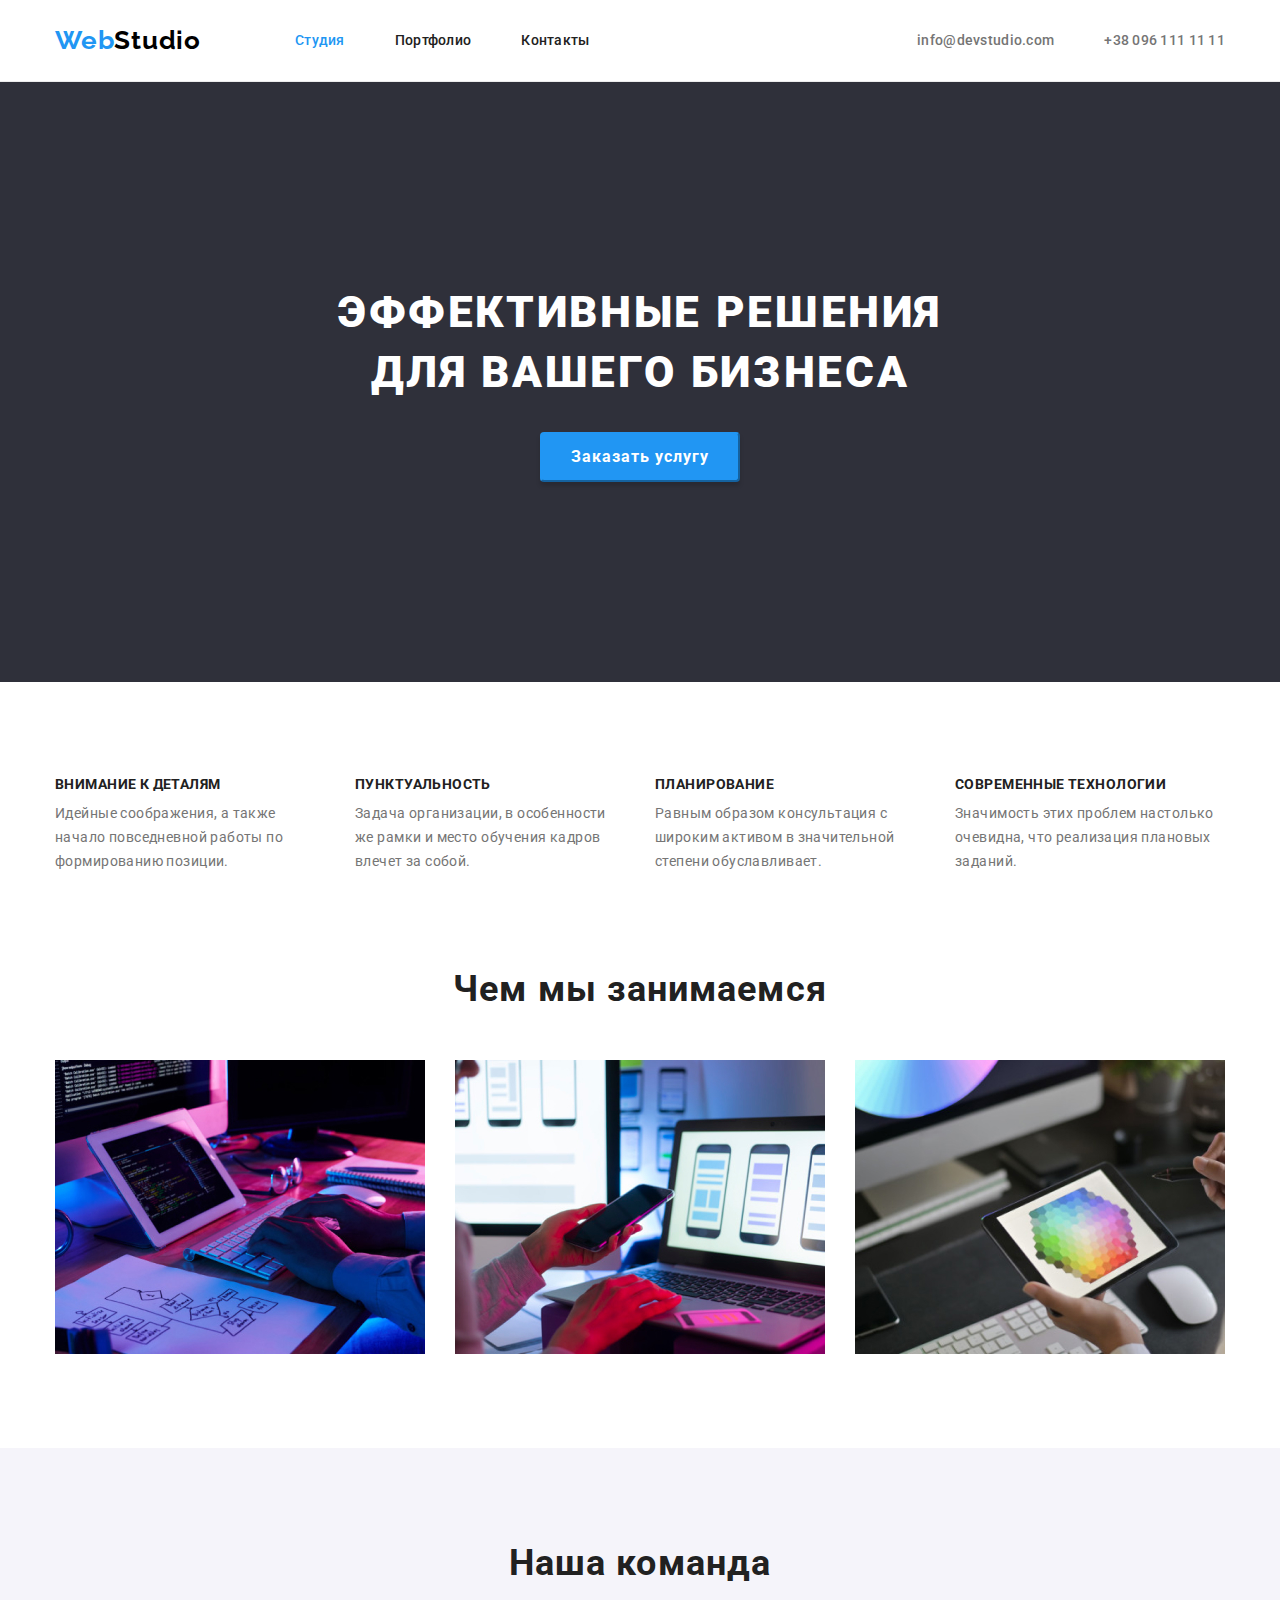
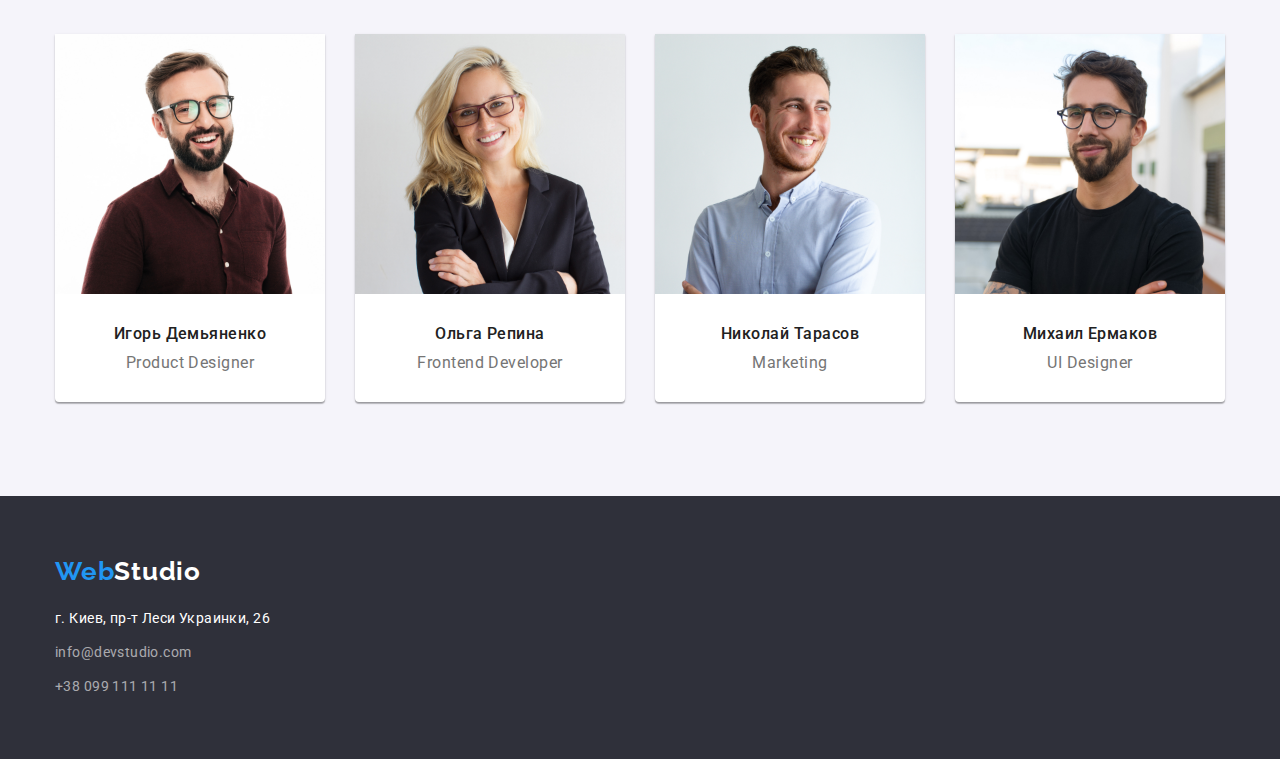
<file: index.html>
<!DOCTYPE html>
<html lang="ru">
  <head>
    <meta charset="UTF-8" />
    <meta name="viewport" content="width=device-width, initial-scale=1.0" />
    <title lang="en">WebStudio</title>
    <link
      rel="stylesheet"
      href="https://cdnjs.cloudflare.com/ajax/libs/modern-normalize/1.0.0/modern-normalize.css"
    />
    <link
      href="https://fonts.googleapis.com/css2?family=Raleway:wght@700;900&family=Roboto:wght@400;500;700&display=swap"
      rel="stylesheet"
    />
    <link rel="stylesheet" href="./css/styles.css" />
  </head>

  <body>
    <!-- HEADER -->
    <header class="header">
      <div class="container">
        <nav class="navigation">
          <a class="logo-dark link" href="./index.html" lang="en"
            ><span class="logo-part link">Web</span>Studio</a
          >
          <ul class="list">
            <li class="navigation-item">
              <a class="list-item link current" href="./index.html">Студия</a>
            </li>
            <li class="navigation-item">
              <a class="list-item link" href="./portfolio.html">Портфолио</a>
            </li>
            <li class="navigation-item">
              <a class="list-item link" href="">Контакты</a>
            </li>
          </ul>
        </nav>

        <address class="address">
          <ul class="list">
            <li class="address-item">
              <a
                class="list-item link header-contacts"
                href="mailto:info@devstudio.com"
                >info@devstudio.com</a
              >
            </li>
            <li class="address-item">
              <a class="list-item link header-contacts" href="tel:+380961111111"
                >+38 096 111 11 11</a
              >
            </li>
          </ul>
        </address>
      </div>
    </header>

    <main>
      <!-- HERO -->
      <section class="hero">
        <h1 class="hero-title">Эффективные решения для вашего бизнеса</h1>
        <button class="hero-btn" type="button">Заказать услугу</button>
      </section>

      <!-- Advantages -->
      <section class="advantages">
        <div class="container">
          <h2 class="visually-hidden">Преимущества</h2>
          <ul class="advantages-list list">
            <li class="advantages-list-item">
              <h3 class="advantages-title">Внимание к деталям</h3>
              <p class="advantages-descriprion">
                Идейные соображения, а также начало повседневной работы по
                формированию позиции.
              </p>
            </li>
            <li class="advantages-list-item">
              <h3 class="advantages-title">Пунктуальность</h3>
              <p class="advantages-descriprion">
                Задача организации, в особенности же рамки и место обучения
                кадров влечет за собой.
              </p>
            </li>
            <li class="advantages-list-item">
              <h3 class="advantages-title">Планирование</h3>
              <p class="advantages-descriprion">
                Равным образом консультация с широким активом в значительной
                степени обуславливает.
              </p>
            </li>
            <li class="advantages-list-item">
              <h3 class="advantages-title">Современные технологии</h3>
              <p class="advantages-descriprion">
                Значимость этих проблем настолько очевидна, что реализация
                плановых заданий.
              </p>
            </li>
          </ul>
        </div>
      </section>

      <!-- What we do (skills) -->

      <section class="skills">
        <div class="container">
          <h2 class="title-skills">Чем мы занимаемся</h2>
          <ul class="skills-list list">
            <li>
              <img
                src="./images/whatwedo/img-1.jpg"
                alt="человек печатает на клавиатуре"
                width="370"
                height="294"
              />
            </li>
            <li>
              <img
                src="./images/whatwedo/img-2.jpg"
                alt="человек держит смартфон в руке"
                width="370"
                height="294"
              />
            </li>
            <li>
              <img
                src="./images/whatwedo/img-3.jpg"
                alt="человек держит планшет в руке"
                width="370"
                height="294"
              />
            </li>
          </ul>
        </div>
      </section>

      <!-- TEAM -->

      <section class="team">
        <div class="container">
          <h2 class="title-team">Наша команда</h2>
          <ul class="team-list list">
            <li class="team-card">
              <img
                class="team-img"
                src="./images/team/igor.jpg"
                alt="фотография Игоря"
                width="270"
                height="260"
              />
              <h3 class="team-name">Игорь Демьяненко</h3>
              <p class="team-position" lang="en">Product Designer</p>
            </li>
            <li class="team-card">
              <img
                class="team-img"
                src="./images/team/olga.jpg"
                alt="фотография Ольги"
                width="270"
                height="260"
              />
              <h3 class="team-name">Ольга Репина</h3>
              <p class="team-position" lang="en">Frontend Developer</p>
            </li>
            <li class="team-card">
              <img
                class="team-img"
                src="./images/team/nick.jpg"
                alt="фотография Николая"
                width="270"
                height="260"
              />
              <h3 class="team-name">Николай Тарасов</h3>
              <p class="team-position" lang="en">Marketing</p>
            </li>
            <li class="team-card">
              <img
                class="team-img"
                src="./images/team/michael.jpg"
                alt="фотография Михаила"
                width="270"
                height="260"
              />
              <h3 class="team-name">Михаил Ермаков</h3>
              <p class="team-position" lang="en">UI Designer</p>
            </li>
          </ul>
        </div>
      </section>
    </main>

    <!-- FOOTER -->

    <footer class="footer">
      <div class="container">
        <a class="logo-light link" href="./index.html" lang="en"
          ><span class="logo-part">Web</span>Studio</a
        >
        <address>
          <ul class="list">
            <li class="footer-contacts-all">
              <a
                class="list-item footer-address link"
                href="https://goo.gl/maps/8cTU2UBi5CR6P7U19"
                target="_blank"
                >г. Киев, пр-т Леси Украинки, 26</a
              >
            </li>
            <li class="footer-contacts-all">
              <a
                class="list-item footer-contacts link"
                href="mailto:info@devstudio.com"
                >info@devstudio.com</a
              >
            </li>
            <li class="footer-contacts-all">
              <a class="list-item footer-contacts link" href="tel:+380991111111"
                >+38 099 111 11 11</a
              >
            </li>
          </ul>
        </address>
      </div>
    </footer>
  </body>
</html>
</file>
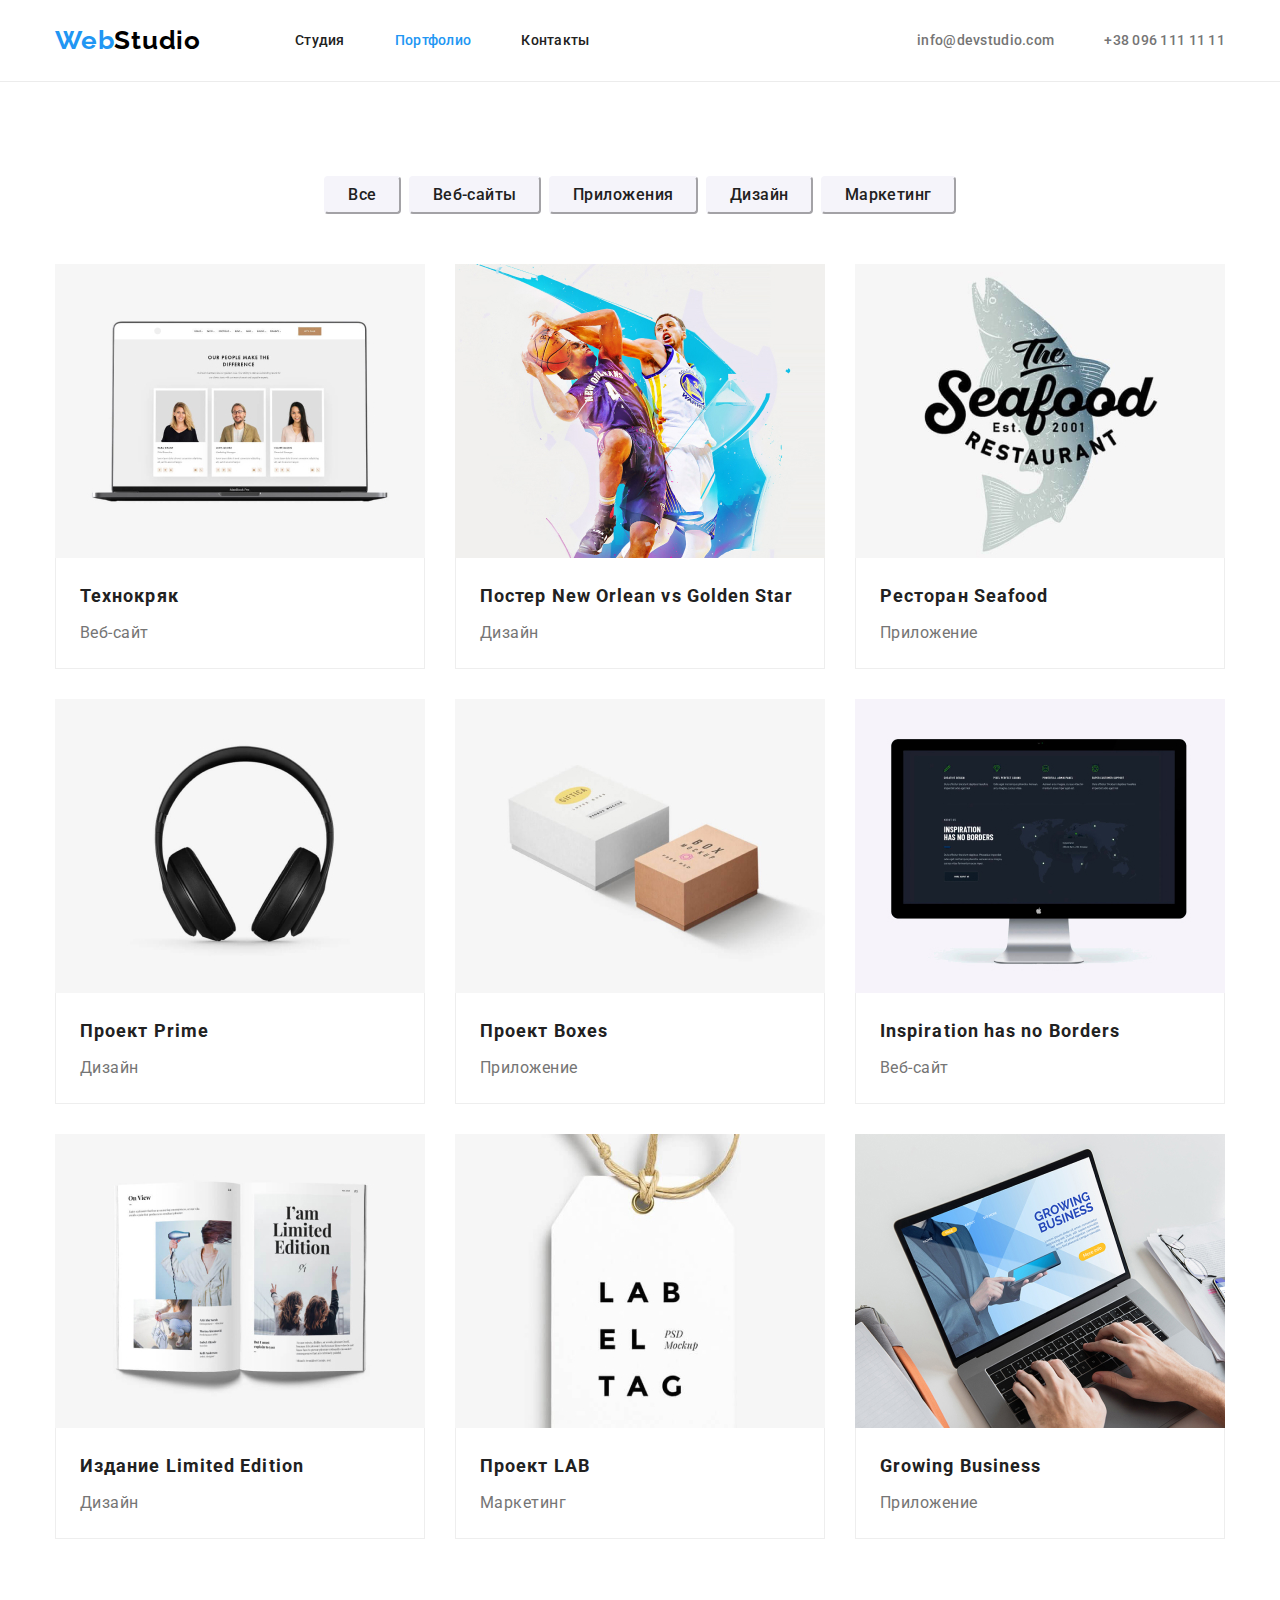
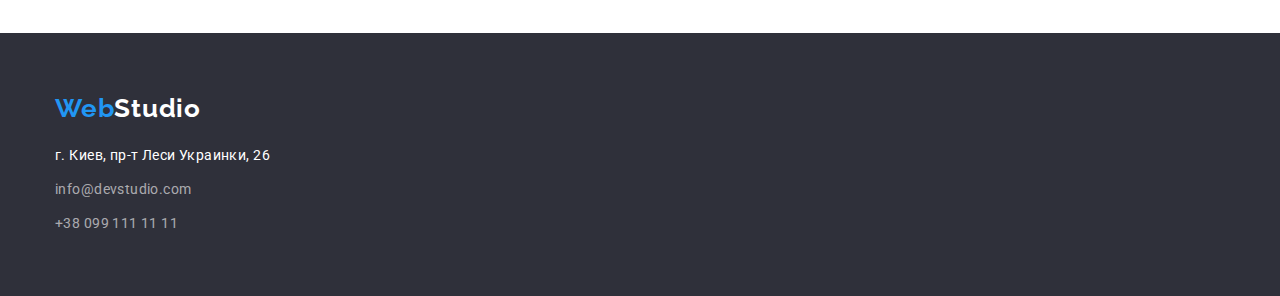
<file: portfolio.html>
<!DOCTYPE html>
<html lang="ru">
  <head>
    <meta charset="UTF-8" />
    <meta name="viewport" content="width=device-width, initial-scale=1.0" />
    <title lang="en">WebStudio</title>
    <link
      rel="stylesheet"
      href="https://cdnjs.cloudflare.com/ajax/libs/modern-normalize/1.0.0/modern-normalize.css"
    />
    <link
      href="https://fonts.googleapis.com/css2?family=Raleway:wght@700;900&family=Roboto:wght@400;500;700&display=swap"
      rel="stylesheet"
    />
    <link rel="stylesheet" href="./css/styles.css" />
  </head>

  <body>
    <!-- HEADER -->
    <header class="header">
      <div class="container">
        <nav class="navigation">
          <a class="logo-dark link" href="./index.html" lang="en"
            ><span class="logo-part link">Web</span>Studio</a
          >
          <ul class="list">
            <li class="navigation-item">
              <a class="list-item link" href="./index.html">Студия</a>
            </li>
            <li class="navigation-item">
              <a class="list-item link current" href="./portfolio.html"
                >Портфолио</a
              >
            </li>
            <li class="navigation-item">
              <a class="list-item link" href="">Контакты</a>
            </li>
          </ul>
        </nav>

        <address class="address">
          <ul class="list">
            <li class="address-item">
              <a
                class="list-item link header-contacts"
                href="mailto:info@devstudio.com"
                >info@devstudio.com</a
              >
            </li>
            <li class="address-item">
              <a class="list-item link header-contacts" href="tel:+380961111111"
                >+38 096 111 11 11</a
              >
            </li>
          </ul>
        </address>
      </div>
    </header>

    <main>
      <!-- PORTFOLIO -->
      <section class="portfolio">
        <div class="container">
          <h1 hidden>Портфолио</h1>
          <ul class="porfolio-btn-list list">
            <li class="potfolio-btn-item">
              <button class="choice-btn" type="button">Все</button>
            </li>
            <li class="potfolio-btn-item">
              <button class="choice-btn" type="button">Веб-сайты</button>
            </li>
            <li class="potfolio-btn-item">
              <button class="choice-btn" type="button">Приложения</button>
            </li>
            <li class="potfolio-btn-item">
              <button class="choice-btn" type="button">Дизайн</button>
            </li>
            <li class="potfolio-btn-item">
              <button class="choice-btn" type="button">Маркетинг</button>
            </li>
          </ul>

          <ul class="portfolio-list list">
            <li class="portfolio-list-item">
              <img
                class="portfolio-img"
                src="./images/portfolio/technokryak.jpg"
                alt="открытый ноутбук"
                width="370"
                height="294"
              />
              <div class="portfolio-img-bottom">
                <h2 class="portfolio-title">Технокряк</h2>
                <p class="portfolio-description">Веб-сайт</p>
              </div>
            </li>
            <li class="portfolio-list-item">
              <img
                class="portfolio-img"
                src="./images/portfolio/poster.jpg"
                alt="два баскетболиста с мячом"
                width="370"
                height="294"
              />
              <div class="portfolio-img-bottom">
                <h2 class="portfolio-title">
                  Постер <span lang="en">New Orlean vs Golden Star</span>
                </h2>
                <p class="portfolio-description">Дизайн</p>
              </div>
            </li>
            <li class="portfolio-list-item">
              <img
                class="portfolio-img"
                src="./images/portfolio/seafood.jpg"
                alt="логотип с рыбой на заднем фоне"
                width="370"
                height="294"
              />
              <div class="portfolio-img-bottom">
                <h2 class="portfolio-title">
                  Ресторан <span lang="ru">Seafood</span>
                </h2>
                <p class="portfolio-description">Приложение</p>
              </div>
            </li>
            <li class="portfolio-list-item">
              <img
                class="portfolio-img"
                src="./images/portfolio/prime.jpg"
                alt="наушники"
                width="370"
                height="294"
              />
              <div class="portfolio-img-bottom">
                <h2 class="portfolio-title">
                  Проект <span lang="en">Prime</span>
                </h2>
                <p class="portfolio-description">Дизайн</p>
              </div>
            </li>
            <li class="portfolio-list-item">
              <img
                class="portfolio-img"
                src="./images/portfolio/boxes.jpg"
                alt="две коробки"
                width="370"
                height="294"
              />
              <div class="portfolio-img-bottom">
                <h2 class="portfolio-title">
                  Проект <span lang="en">Boxes</span>
                </h2>
                <p class="portfolio-description">Приложение</p>
              </div>
            </li>
            <li class="portfolio-list-item">
              <img
                class="portfolio-img"
                src="./images/portfolio/inspiration.jpg"
                alt="монитор"
                width="370"
                height="294"
              />
              <div class="portfolio-img-bottom">
                <h2 lang="en" class="portfolio-title">
                  Inspiration has no Borders
                </h2>
                <p class="portfolio-description">Веб-сайт</p>
              </div>
            </li>
            <li class="portfolio-list-item">
              <img
                class="portfolio-img"
                src="./images/portfolio/limited.jpg"
                alt="открытый журнал"
                width="370"
                height="294"
              />
              <div class="portfolio-img-bottom">
                <h2 class="portfolio-title">
                  Издание <span lang="en">Limited Edition</span>
                </h2>
                <p class="portfolio-description">Дизайн</p>
              </div>
            </li>
            <li class="portfolio-list-item">
              <img
                class="portfolio-img"
                src="./images/portfolio/LAB.jpg"
                alt="этикетка"
                width="370"
                height="294"
              />
              <div class="portfolio-img-bottom">
                <h2 class="portfolio-title">
                  Проект <span lang="en">LAB</span>
                </h2>
                <p class="portfolio-description">Маркетинг</p>
              </div>
            </li>
            <li class="portfolio-list-item">
              <img
                class="portfolio-img"
                src="./images/portfolio/growing-business.jpg"
                alt="руки на ноутбуке"
                width="370"
                height="294"
              />
              <div class="portfolio-img-bottom">
                <h2 class="portfolio-title" lang="en">Growing Business</h2>
                <p class="portfolio-description">Приложение</p>
              </div>
            </li>
          </ul>
        </div>
      </section>
    </main>

    <!--FOOTER-->
    <footer class="footer">
      <div class="container">
        <a class="logo-light link" href="./index.html" lang="en"
          ><span class="logo-part">Web</span>Studio</a
        >
        <address>
          <ul class="list">
            <li class="footer-contacts-all">
              <a
                class="list-item footer-address link"
                href="https://goo.gl/maps/8cTU2UBi5CR6P7U19"
                target="_blank"
                >г. Киев, пр-т Леси Украинки, 26</a
              >
            </li>
            <li class="footer-contacts-all">
              <a
                class="list-item footer-contacts link"
                href="mailto:info@devstudio.com"
                >info@devstudio.com</a
              >
            </li>
            <li class="footer-contacts-all">
              <a class="list-item footer-contacts link" href="tel:+380991111111"
                >+38 099 111 11 11</a
              >
            </li>
          </ul>
        </address>
      </div>
    </footer>
  </body>
</html>
</file>
<file: css/styles.css>
:root {
  --main-font: Roboto, sans-serif;
  --secondary-font: Raleway, sans-serif;
  --accent-color: #2196f3;
  --main-descriprion-color: #757575;
  --main-title-color: #212121;
}

*,
*::before,
*::after {
  margin: 0;
  padding: 0;
}

body {
  font-family: var(--main-font);
  font-style: normal;
}

img {
  display: block;
  max-width: 100%;
  height: auto;
}


.visually-hidden {
  position: absolute;
  width: 1px;
  height: 1px;
  margin: -1px;
  border: 0;
  padding: 0;
  clip: rect(0 0 0 0);
  overflow: hidden;
}

.container {
  width: 1200px;
  padding: 0 15px;
  margin: 0 auto;
}

.list {
  list-style: none;
}

.link {
  text-decoration: none;
}

/* =======HEADER====== */

.header {
  padding: 25px 0;
  border-bottom: 1px solid #ececec;
}

.header .container {
  display: flex;
  align-items: center;
}

.navigation {
  display: flex;
  align-items: center;
}

.navigation .list {
  display: flex;
}

.address .list {
  display: flex;
}

.navigation-item .list-item,
.address-item .list-item {
  padding-top: 32px;
  padding-bottom: 32px;
}

.logo-dark {
  font-family: var(--secondary-font);
  font-weight: 700;
  font-size: 26px;
  line-height: 1.192;
  letter-spacing: 0.03em;
  color: #000000;
  display: block;
  margin-right: 94px;
}

.logo-part {
  color: var(--accent-color);
}

.list-item {
  font-weight: 500;
  font-size: 14px;
  line-height: 1.143;
  letter-spacing: 0.02em;
  color: var(--main-title-color);
  font-style: normal;
}

.navigation-item:not(:last-child) {
  margin-right: 50px;
}

.header .address {
  margin-left: auto;
}

.address-item:not(:last-child) {
  margin-right: 50px;
}

.list-item:hover,
.list-item:focus,
.list-item:active,
.current {
  color: var(--accent-color);
}



.header-contacts {
  color: var(--main-descriprion-color);
}




/* =======END HEADER====== */

/* ======HERO====== */

.hero {
  padding-top: 200px;
  padding-bottom: 200px;
  background-color: #2f303a;
  text-align: center;
}

.hero-title {
  font-weight: 900;
  font-size: 44px;
  line-height: 1.367;
  letter-spacing: 0.06em;
  text-transform: uppercase;
  color: #ffffff;
  width: 696px;

  margin: 0 auto 30px;
}

.hero-btn {
  display: inline-block;
  font-weight: 700;
  font-size: 16px;
  line-height: 1.875;
  letter-spacing: 0.06em;
  background: var(--accent-color);
  color: #ffffff;

  min-width: 200px;
  height: 50px;
  border-radius: 4px;
  border-color: var(--accent-color);
  box-shadow: 0px 4px 4px rgba(0, 0, 0, 0.15);
}

/* ======END HERO====== */

/* ======ADVANTAGES====== */

.advantages {
  padding-top: 94px;
  padding-bottom: 94px;
}
.advantages-list {
  display: flex;
  justify-content: space-between;
}

.advantages-list-item {
  width: 270px;
}

.advantages-title {
  font-weight: 700;
  font-size: 14px;
  line-height: 1.143;
  letter-spacing: 0.03em;
  text-transform: uppercase;
  color: var(--main-title-color);

  margin-bottom: 10px;
}

.advantages-descriprion {
  font-weight: 400;
  font-size: 14px;
  line-height: 1.714;
  letter-spacing: 0.03em;
  color: var(--main-descriprion-color);
}

/* ======END ADVANTAGES====== */

/* ======WHAT WE DO====== */

.skills {
  padding-bottom: 94px;
}

.skills-list {
  display: flex;
  justify-content: space-between;
}

.title-skills {
  font-weight: 700;
  font-size: 36px;
  line-height: 1.167;
  text-align: center;
  letter-spacing: 0.03em;
  color: var(--main-title-color);

  margin-bottom: 50px;
}

/* ======END WHAT WE DO====== */

/* ======TEAM====== */

.team-list {
  display: flex;
  justify-content: space-between;
}

.team {
  padding-top: 94px;
  padding-bottom: 94px;
  background: #f5f4fa;
}
.title-team {
  font-family: var(--main-font);
  font-weight: 700;
  font-size: 36px;
  line-height: 1.167;
  text-align: center;
  letter-spacing: 0.03em;
  color: var(--main-title-color);

  margin-bottom: 50px;
}

.team-img {
  margin-bottom: 30px;
}

.team-card {
  background: #ffffff;
  box-shadow: 0px 1px 3px rgba(0, 0, 0, 0.12), 0px 1px 1px rgba(0, 0, 0, 0.14),
    0px 2px 1px rgba(0, 0, 0, 0.2);
  border-radius: 0px 0px 4px 4px;
  padding-bottom: 30px;
}

.team-name {
  font-weight: 500;
  font-size: 16px;
  line-height: 1.188;
  letter-spacing: 0.03em;
  color: var(--main-title-color);
  text-align: center;

  margin-bottom: 10px;
}

.team-position {
  font-weight: 400;
  font-size: 16px;
  line-height: 1.188;
  letter-spacing: 0.03em;
  color: var(--main-descriprion-color);
  text-align: center;
}
/* ======END TEAM====== */

/* ======FOOTER====== */

.footer {
  padding-top: 60px;
  padding-bottom: 60px;
  background: #2f303a;

  margin: 0 auto;
}

.logo-light {
  display: block;
  font-family: var(--secondary-font);
  font-weight: 700;
  font-size: 26px;
  line-height: 1.192;
  letter-spacing: 0.03em;
  color: #ffffff;

  margin-bottom: 20px;
}

.footer-address {
  font-weight: 400;
  font-size: 14px;
  line-height: 1.714;
  letter-spacing: 0.03em;
  color: #ffffff;
}

.footer-contacts {
  font-weight: 400;
  font-size: 14px;
  line-height: 1.714;
  letter-spacing: 0.03em;
  color: rgba(255, 255, 255, 0.6);
}

.footer-contacts-all:not(:last-child) {
  margin-bottom: 10px;
}

/* ======END FOOTER====== */

/* =======PORTFOLIO====== */

.portfolio {
  padding-top: 94px;
  padding-bottom: 94px;
}

.porfolio-btn-list {
  display: flex;
  justify-content: center;
  margin-bottom: 50px;
  flex-basis: 74px;
}

.potfolio-btn-item:not(:last-child) {
  margin-right: 8px;
}

.choice-btn {
  font-weight: 500;
  font-size: 16px;
  line-height: 1.625px;
  text-align: center;
  letter-spacing: 0.03em;
  color: var(--main-title-color);
  background: #f5f4fa;
  padding: 6px 22px;

  height: 38px;
  border-radius: 4px;
  border-color: #f5f4fa;
}

.choice-btn:hover,
.choice-btn:focus {
  color: #ffffff;
  background: var(--accent-color);
}

.portfolio-list {
  display: flex;
  flex-wrap: wrap;
}

.portfolio-img-bottom {
  display: block;
  padding: 20px 24px;
  margin-top: 0;
  background: #ffffff;
  border-left: 1px solid #eeeeee;
  border-right: 1px solid #eeeeee;
  border-bottom: 1px solid #eeeeee;
  width: 370px;
}

.portfolio-list-item:not(:nth-child(3n)) {
  margin-right: 30px;
}

.portfolio-list-item:not(:nth-last-child(-n + 3)) {
  margin-bottom: 30px;
}

.portfolio-title {
  font-weight: 700;
  font-size: 18px;
  line-height: 2;
  letter-spacing: 0.06em;
  color: var(--main-title-color);

  margin-bottom: 4px;
}

.portfolio-description {
  font-weight: 400;
  font-size: 16px;
  line-height: 1.875;
  letter-spacing: 0.03em;
  color: var(--main-descriprion-color);
}

}
/* ======= END PORTFOLIO====== */
</file>
